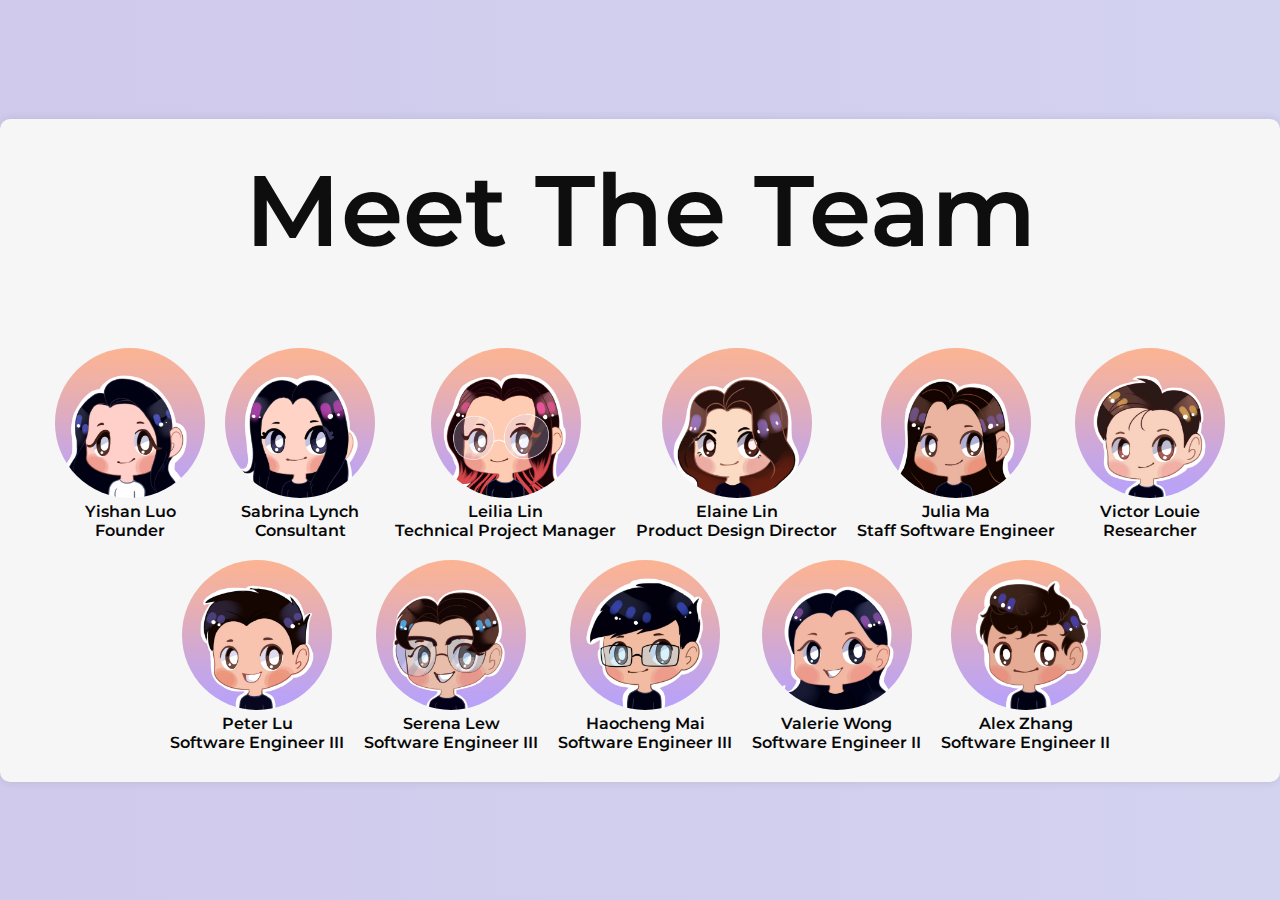
<file: teampage/teampage.html>
<!DOCTYPE html>
<html lang="en">
<head>
    <meta charset="UTF-8">
    <meta name="viewport" content="width=device-width, initial-scale=1.0">
    <title>Team Page</title>
    <link rel="stylesheet" href="team.css">
    <link rel="preconnect" href="https://fonts.googleapis.com">
    <link rel="preconnect" href="https://fonts.gstatic.com" crossorigin>
    <link href="https://fonts.googleapis.com/css2?family=Montserrat:ital,wght@0,100..900;1,100..900&display=swap" rel="stylesheet">
</head>
<body>
    <div class="team-container">
        <h1>Meet The Team</h1>
        <div class="team">
            <!-- Team members will be inserted here -->
        </div>
    </div>

    <script src="team.js"></script>
</body>
</html>
</file>
<file: teampage/team.css>
body {
    margin: 0;
    display: flex;
    justify-content: center;
    align-items: center;
    height: 100vh;
    background: linear-gradient(270deg, #dcebfa, #d0caec);
    background-size: 400% 400%;
    animation: gradientAnimation 15s ease infinite;
}

@keyframes gradientAnimation {
    0% {
        background-position: 0% 50%;
    }
    50% {
        background-position: 100% 50%;
    }
    100% {
        background-position: 0% 50%;
    }
}

h1 {
    font-family: "Montserrat", sans-serif;
    font-weight: 600;
    margin-top: 10px;
    font-size: 100px;
    color: #0e0e0e;
}

.team-container {
    text-align: center;
    padding: 20px;
    background-color: #f6f6f6;
    box-shadow: 0 0 10px rgba(0, 0, 0, 0.1);
    border-radius: 10px;
}

.team {
    display: flex;
    flex-wrap: wrap;
    justify-content: center;
}

.team-member {
    font-family: "Montserrat", sans-serif;
    font-weight: 600;
    color: #070707;
    margin: 10px;
    text-align: center;
}

.team-member img {
    width: 150px;
    height: 150px;
    border-radius: 50%;
    object-fit: contain;
}
</file>
